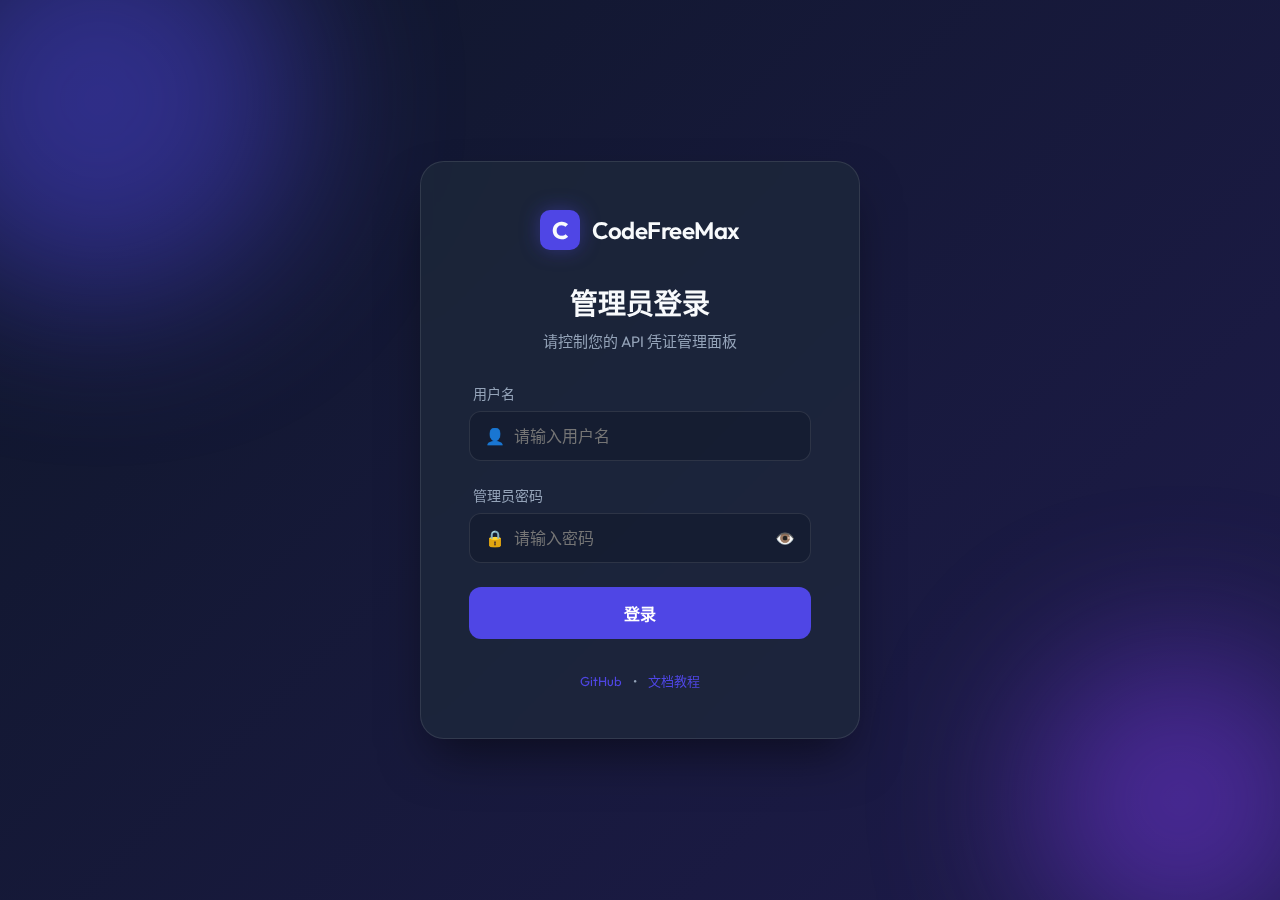
<file: web/static/login.html>
<!DOCTYPE html>
<html lang="zh-CN">

<head>
    <meta charset="UTF-8">
    <meta name="viewport" content="width=device-width, initial-scale=1.0">
    <title>管理登录 - CodeFreeMax</title>
    <link href="https://fonts.googleapis.com/css2?family=Outfit:wght@300;400;600&display=swap" rel="stylesheet">
    <style>
        :root {
            --primary: #4f46e5;
            --primary-hover: #4338ca;
            --bg-gradient: linear-gradient(135deg, #0f172a 0%, #1e1b4b 100%);
            --card-bg: rgba(30, 41, 59, 0.7);
            --text-main: #f8fafc;
            --text-muted: #94a3b8;
            --input-bg: rgba(15, 23, 42, 0.5);
            --border: rgba(255, 255, 255, 0.1);
        }

        * {
            margin: 0;
            padding: 0;
            box-sizing: border-box;
            font-family: 'Outfit', -apple-system, BlinkMacSystemFont, "Segoe UI", Roboto, sans-serif;
        }

        body {
            background: var(--bg-gradient);
            height: 100vh;
            display: flex;
            align-items: center;
            justify-content: center;
            overflow: hidden;
            color: var(--text-main);
        }

        /* Ambient Background Elements */
        .ambient-bg {
            position: fixed;
            top: 0;
            left: 0;
            width: 100%;
            height: 100%;
            z-index: -1;
            filter: blur(80px);
            opacity: 0.5;
        }

        .blob {
            position: absolute;
            border-radius: 50%;
            background: var(--primary);
        }

        .blob-1 {
            width: 400px;
            height: 400px;
            top: -100px;
            left: -100px;
            background: #4f46e5;
        }

        .blob-2 {
            width: 300px;
            height: 300px;
            bottom: -50px;
            right: -50px;
            background: #7c3aed;
        }

        .login-card {
            background: var(--card-bg);
            backdrop-filter: blur(20px);
            -webkit-backdrop-filter: blur(20px);
            border: 1px solid var(--border);
            border-radius: 24px;
            padding: 48px;
            width: 100%;
            max-width: 440px;
            box-shadow: 0 25px 50px -12px rgba(0, 0, 0, 0.5);
            animation: slideUp 0.6s ease-out;
        }

        @keyframes slideUp {
            from {
                opacity: 0;
                transform: translateY(20px);
            }

            to {
                opacity: 1;
                transform: translateY(0);
            }
        }

        .logo-container {
            display: flex;
            align-items: center;
            justify-content: center;
            gap: 12px;
            margin-bottom: 32px;
        }

        .logo-icon {
            width: 40px;
            height: 40px;
            background: var(--primary);
            border-radius: 10px;
            display: flex;
            align-items: center;
            justify-content: center;
            font-weight: bold;
            font-size: 24px;
            box-shadow: 0 0 20px rgba(79, 70, 229, 0.4);
        }

        .logo-text {
            font-size: 24px;
            font-weight: 600;
            letter-spacing: -0.5px;
        }

        .header {
            text-align: center;
            margin-bottom: 32px;
        }

        .header h1 {
            font-size: 28px;
            margin-bottom: 8px;
            font-weight: 600;
        }

        .header p {
            color: var(--text-muted);
            font-size: 15px;
        }

        .form-group {
            margin-bottom: 24px;
        }

        .form-label {
            display: block;
            margin-bottom: 8px;
            font-size: 14px;
            color: var(--text-muted);
            margin-left: 4px;
        }

        .input-wrapper {
            position: relative;
        }

        .input-icon {
            position: absolute;
            left: 16px;
            top: 50%;
            transform: translateY(-50%);
            color: var(--text-muted);
        }

        .form-input {
            width: 100%;
            background: var(--input-bg);
            border: 1px solid var(--border);
            border-radius: 12px;
            padding: 14px 16px 14px 44px;
            color: white;
            font-size: 16px;
            transition: all 0.2s;
            outline: none;
        }

        .form-input:focus {
            border-color: var(--primary);
            background: rgba(15, 23, 42, 0.8);
            box-shadow: 0 0 0 4px rgba(79, 70, 229, 0.1);
        }

        .password-toggle {
            position: absolute;
            right: 16px;
            top: 50%;
            transform: translateY(-50%);
            cursor: pointer;
            color: var(--text-muted);
            transition: color 0.2s;
        }

        .password-toggle:hover {
            color: white;
        }

        .login-btn {
            width: 100%;
            background: var(--primary);
            color: white;
            border: none;
            padding: 14px;
            border-radius: 12px;
            font-size: 16px;
            font-weight: 600;
            cursor: pointer;
            transition: all 0.2s;
            margin-top: 12px;
            display: flex;
            align-items: center;
            justify-content: center;
            gap: 8px;
        }

        .login-btn:hover {
            background: var(--primary-hover);
            transform: translateY(-1px);
            box-shadow: 0 10px 15px -3px rgba(79, 70, 229, 0.4);
        }

        .login-btn:active {
            transform: translateY(0);
        }

        .login-btn:disabled {
            opacity: 0.7;
            cursor: not-allowed;
        }

        .toast {
            position: fixed;
            bottom: 32px;
            left: 50%;
            transform: translateX(-50%) translateY(100px);
            background: #ef4444;
            color: white;
            padding: 12px 24px;
            border-radius: 12px;
            font-size: 14px;
            box-shadow: 0 10px 15px -3px rgba(0, 0, 0, 0.3);
            transition: transform 0.3s cubic-bezier(0.175, 0.885, 0.32, 1.275);
            z-index: 1000;
            display: flex;
            align-items: center;
            gap: 8px;
        }

        .toast.show {
            transform: translateX(-50%) translateY(0);
        }

        .loading-spinner {
            width: 20px;
            height: 20px;
            border: 2px solid rgba(255, 255, 255, 0.3);
            border-radius: 50%;
            border-top-color: white;
            animation: spin 0.8s linear infinite;
            display: none;
        }

        @keyframes spin {
            to {
                transform: rotate(360deg);
            }
        }

        .footer-links {
            text-align: center;
            margin-top: 32px;
            font-size: 13px;
            color: var(--text-muted);
        }

        .footer-links a {
            color: var(--primary);
            text-decoration: none;
            margin: 0 8px;
        }

        .footer-links a:hover {
            text-decoration: underline;
        }
    </style>
</head>

<body>
    <div class="ambient-bg">
        <div class="blob blob-1"></div>
        <div class="blob blob-2"></div>
    </div>

    <div class="login-card">
        <div class="logo-container">
            <div class="logo-icon">C</div>
            <span class="logo-text">CodeFreeMax</span>
        </div>

        <div class="header">
            <h1>管理员登录</h1>
            <p>请控制您的 API 凭证管理面板</p>
        </div>

        <form id="loginForm">
            <div class="form-group">
                <label class="form-label">用户名</label>
                <div class="input-wrapper">
                    <span class="input-icon">👤</span>
                    <input type="text" id="username" class="form-input" placeholder="请输入用户名" required
                        autocomplete="username">
                </div>
            </div>

            <div class="form-group">
                <label class="form-label">管理员密码</label>
                <div class="input-wrapper">
                    <span class="input-icon">🔒</span>
                    <input type="password" id="password" class="form-input" placeholder="请输入密码" required
                        autocomplete="current-password">
                    <span class="password-toggle" id="passwordToggle">👁️</span>
                </div>
            </div>

            <button type="submit" class="login-btn" id="loginBtn">
                <div class="loading-spinner" id="spinner"></div>
                <span>登录</span>
            </button>
        </form>

        <div class="footer-links">
            <a href="https://github.com/zhangdailin/Orchids-2api" target="_blank">GitHub</a>
            <span>•</span>
            <a href="#">文档教程</a>
        </div>
    </div>

    <div id="toast" class="toast">
        <span>❌</span>
        <span id="toastMessage">登录失败，请检查账号密码</span>
    </div>

    <script>
        const form = document.getElementById('loginForm');
        const loginBtn = document.getElementById('loginBtn');
        const spinner = document.getElementById('spinner');
        const passwordInput = document.getElementById('password');
        const passwordToggle = document.getElementById('passwordToggle');
        const toast = document.getElementById('toast');
        const toastMessage = document.getElementById('toastMessage');

        passwordToggle.addEventListener('click', () => {
            const type = passwordInput.getAttribute('type') === 'password' ? 'text' : 'password';
            passwordInput.setAttribute('type', type);
            passwordToggle.textContent = type === 'password' ? '👁️' : '🙈';
        });

        function showToast(msg) {
            toastMessage.textContent = msg;
            toast.classList.add('show');
            setTimeout(() => {
                toast.classList.remove('show');
            }, 3000);
        }

        form.addEventListener('submit', async (e) => {
            e.preventDefault();

            const username = document.getElementById('username').value;
            const password = passwordInput.value;

            // UI loading state
            loginBtn.disabled = true;
            spinner.style.display = 'block';
            loginBtn.querySelector('span').textContent = '正在登录...';

            try {
                const response = await fetch('/api/login', {
                    method: 'POST',
                    headers: { 'Content-Type': 'application/json' },
                    body: JSON.stringify({ username, password })
                });

                if (response.ok) {
                    // Success! Go to dashboard
                    window.location.href = './'; // Or the admin path
                } else {
                    const error = await response.text();
                    showToast(error || '登录失败，请重试');
                }
            } catch (err) {
                showToast('网络连接失败');
            } finally {
                loginBtn.disabled = false;
                spinner.style.display = 'none';
                loginBtn.querySelector('span').textContent = '登录';
            }
        });

        // Check if already logged in? (Optional, backend will redirect anyway)
    </script>
</body>

</html>
</file>
